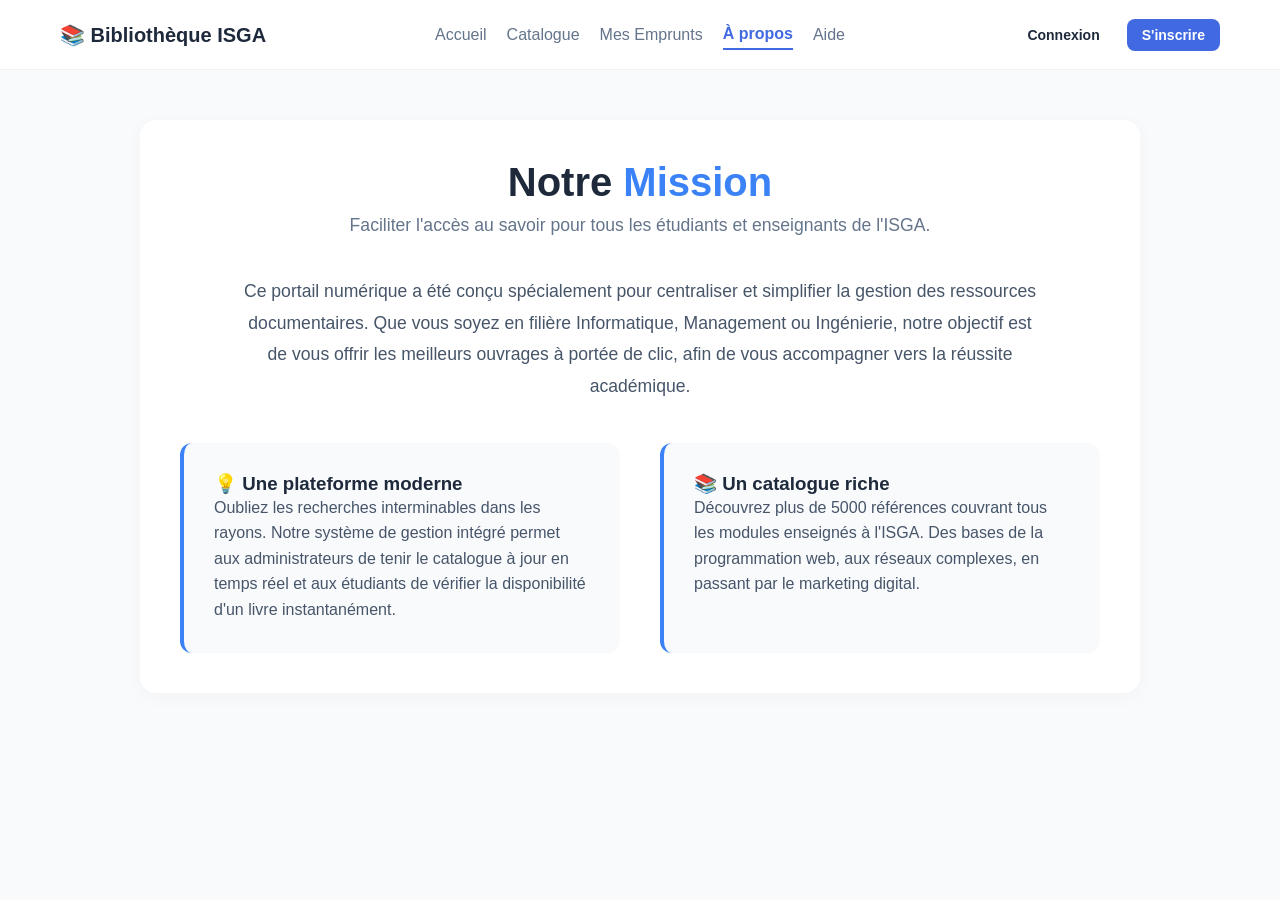
<file: public/a-propos.html>
<!DOCTYPE html>
<html lang="fr">
<head>
    <meta charset="UTF-8">
    <meta name="viewport" content="width=device-width, initial-scale=1.0">
    <title>À propos - Bibliothèque ISGA</title>
    <link rel="stylesheet" href="css/a-propos.css">
    <link rel="stylesheet" href="css/style.css">
</head>
<body>

    <nav class="navbar glass-effect">
        <div class="nav-container" style="display: flex; align-items: center; justify-content: space-between; padding: 0 20px; flex-wrap: wrap; gap: 20px;">
            <a class="nav-brand" href="index.html" style="white-space: nowrap;">📚 Bibliothèque ISGA</a>
            <div class="nav-links" style="display: flex; gap: 20px; align-items: center; flex-wrap: wrap;">
                <a href="index.html">Accueil</a>
                <a href="catalogue.html">Catalogue</a>
                <a href="mes-emprunts.html">Mes Emprunts</a>
                <a href="a-propos.html" class="active">À propos</a>
                <a href="aide.html">Aide</a>
            </div>
            <div class="auth-zone" id="auth-zone" style="margin-left: auto;">
                <div style="display: inline-flex; align-items: center; gap: 15px;">
                    <a href="login.html" style="color: #1e293b; font-weight: 600; text-decoration: none;">Connexion</a>
                    <a href="register.html" style="background: royalblue; color: white; padding: 8px 15px; border-radius: 8px; text-decoration: none; font-weight: 600;">S'inscrire</a>
                </div>
            </div>
        </div>
    </nav>

    <div class="container">
        <div class="about-header">
            <h1>Notre <span>Mission</span></h1>
            <p>Faciliter l'accès au savoir pour tous les étudiants et enseignants de l'ISGA.</p>
        </div>

        <div class="about-text">
            <p>Ce portail numérique a été conçu spécialement pour centraliser et simplifier la gestion des ressources documentaires. Que vous soyez en filière Informatique, Management ou Ingénierie, notre objectif est de vous offrir les meilleurs ouvrages à portée de clic, afin de vous accompagner vers la réussite académique.</p>
        </div>

        <div class="about-grid">
            <div class="about-card">
                <h3>💡 Une plateforme moderne</h3>
                <p>Oubliez les recherches interminables dans les rayons. Notre système de gestion intégré permet aux administrateurs de tenir le catalogue à jour en temps réel et aux étudiants de vérifier la disponibilité d'un livre instantanément.</p>
            </div>
            <div class="about-card">
                <h3>📚 Un catalogue riche</h3>
                <p>Découvrez plus de 5000 références couvrant tous les modules enseignés à l'ISGA. Des bases de la programmation web, aux réseaux complexes, en passant par le marketing digital.</p>
            </div>
        </div>
    </div>

    <script src="js/auth.js"></script>
    <script src="js/a-propos.js"></script>
</body>
</html>
</file>
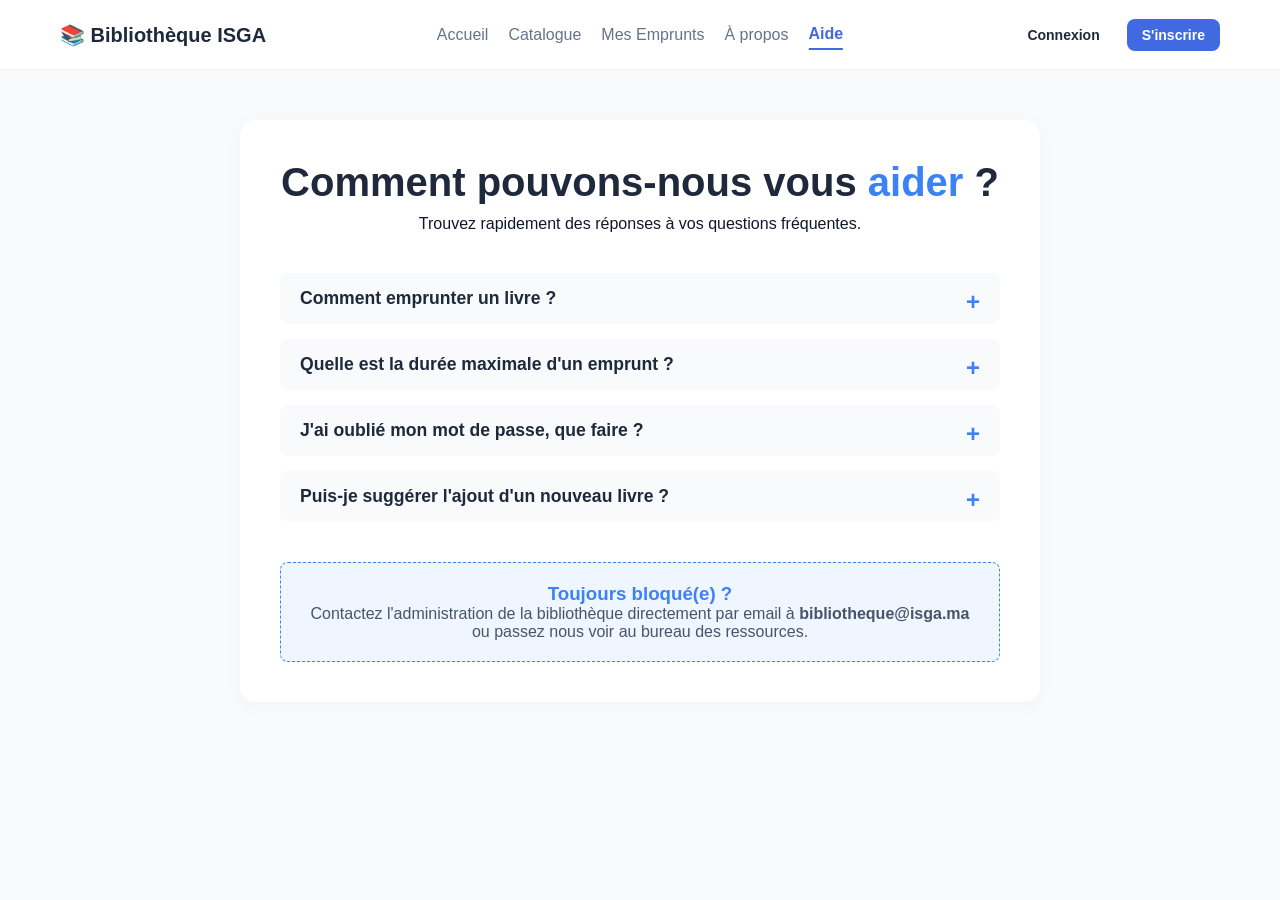
<file: public/aide.html>
<!DOCTYPE html>
<html lang="fr">
<head>
    <meta charset="UTF-8">
    <meta name="viewport" content="width=device-width, initial-scale=1.0">
    <title>Aide - Bibliothèque ISGA</title>
    <link rel="stylesheet" href="css/aide.css">
    <link rel="stylesheet" href="css/style.css">
</head>
<body>

<nav class="navbar glass-effect">
        <div class="nav-container" style="display: flex; align-items: center; justify-content: space-between; padding: 0 20px; flex-wrap: wrap; gap: 20px; width: 100%;">
            
            <a class="nav-brand" href="index.html" style="white-space: nowrap;">📚 Bibliothèque ISGA</a>
            
            <div class="nav-links" style="display: flex; gap: 20px; align-items: center; flex-wrap: wrap;">
                <a href="index.html">Accueil</a>
                <a href="catalogue.html">Catalogue</a>
                <a href="mes-emprunts.html">Mes Emprunts</a>
                <a href="a-propos.html">À propos</a>
                <a href="aide.html" class="active">Aide</a>
            </div>
            
            <div class="auth-zone" id="auth-zone" style="margin-left: auto; flex-shrink: 0; padding-left: 20px;">
                <div style="display: inline-flex; align-items: center; gap: 15px;">
                    <a href="login.html" style="color: #1e293b; font-weight: 600; text-decoration: none;">Connexion</a>
                    <a href="register.html" style="background: royalblue; color: white; padding: 8px 15px; border-radius: 8px; text-decoration: none; font-weight: 600;">S'inscrire</a>
                </div>
            </div>
            
        </div>
    </nav>

    <div class="container">
        <div class="help-header">
            <h1>Comment pouvons-nous vous <span>aider</span> ?</h1>
            <p>Trouvez rapidement des réponses à vos questions fréquentes.</p>
        </div>

        <details>
            <summary>Comment emprunter un livre ?</summary>
            <p>Pour emprunter un livre, vous devez d'abord vous connecter à votre compte étudiant. Rendez-vous ensuite dans le <strong>Catalogue</strong>, recherchez le livre souhaité et cliquez sur le bouton "Emprunter". Vous devrez récupérer la version physique auprès de l'administration.</p>
        </details>

        <details>
            <summary>Quelle est la durée maximale d'un emprunt ?</summary>
            <p>La durée standard pour l'emprunt d'un livre est de 15 jours. Passé ce délai, des pénalités de retard peuvent s'appliquer sur votre compte étudiant.</p>
        </details>

        <details>
            <summary>J'ai oublié mon mot de passe, que faire ?</summary>
            <p>Si vous avez oublié vos identifiants, rendez-vous sur la page de connexion et cliquez sur "Mot de passe oublié". Un lien de réinitialisation sera envoyé sur votre adresse email académique ISGA.</p>
        </details>

        <details>
            <summary>Puis-je suggérer l'ajout d'un nouveau livre ?</summary>
            <p>Absolument ! Les professeurs et les étudiants peuvent soumettre des requêtes de nouveaux ouvrages directement depuis leur espace personnel. L'administrateur étudiera la demande pour l'ajouter au catalogue.</p>
        </details>

        <div class="contact-box">
            <h3>Toujours bloqué(e) ?</h3>
            <p>Contactez l'administration de la bibliothèque directement par email à <strong>bibliotheque@isga.ma</strong> ou passez nous voir au bureau des ressources.</p>
        </div>
    </div>

    <script src="js/auth.js"></script>
    <script src="js/aide.js"></script>
</body>
</html>
</file>
<file: public/css/a-propos.css>
:root {
    --primary-blue: #3b82f6;
    --dark-text: #1e293b;
    --light-gray: #f8fafc;
}

body {
    font-family: 'Inter', system-ui, -apple-system, sans-serif;
    margin: 0;
    padding: 0;
    background-color: var(--light-gray);
    color: var(--dark-text);
}

.container {
    max-width: 1000px;
    margin: 50px auto;
    padding: 40px;
    background: white;
    border-radius: 16px;
    box-shadow: 0 4px 20px rgba(0,0,0,0.03);
}

.about-header { text-align: center; margin-bottom: 40px; }
.about-header h1 { font-size: 2.5rem; color: var(--dark-text); margin-bottom: 10px; }
.about-header h1 span { color: var(--primary-blue); }
.about-header p { color: #64748b; font-size: 1.1rem; }

.about-text { text-align: center; margin-bottom: 40px; }
.about-text p { font-size: 1.1rem; line-height: 1.8; color: #475569; max-width: 800px; margin: 0 auto; }

.about-grid {
    display: grid;
    grid-template-columns: 1fr 1fr;
    gap: 40px;
    margin-top: 30px;
}

.about-card {
    padding: 30px;
    background: var(--light-gray);
    border-radius: 12px;
    border-left: 4px solid var(--primary-blue);
}
.about-card h3 { margin-top: 0; color: var(--dark-text); }
.about-card p { line-height: 1.6; color: #475569; }
</file>
<file: public/css/style.css>
:root {
    --primary: #4f46e5;   
    --primary-hover: #4338ca;
    --bg-main: #f8fafc;      
    --bg-card: #ffffff;
    --text-dark: #0f172a;
    --text-muted: #64748b;
    --border-light: #e2e8f0;
    --success-bg: #dcfce7;
    --success-text: #166534;
}

* {
    margin: 0;
    padding: 0;
    box-sizing: border-box;
    font-family: 'Inter', sans-serif;
}

body {
    background-color: var(--bg-main);
    color: var(--text-dark);
    -webkit-font-smoothing: antialiased;
}
.navbar {
    position: sticky;
    top: 0;
    background: rgba(255, 255, 255, 0.9);
    backdrop-filter: blur(10px);
    border-bottom: 1px solid rgba(0,0,0,0.05);
    z-index: 1000;
    height: 70px;
    display: flex;
    align-items: center;
}

.nav-container {
    width: 100%;
    max-width: 1200px;
    margin: 0 auto;
    padding: 0 20px;
    display: flex;
    justify-content: space-between; 
    align-items: center;
}

.nav-brand {
    font-size: 1.25rem;
    font-weight: 700;
    color: #1e293b;
    text-decoration: none;
    display: flex;
    align-items: center;
    gap: 10px;
}

.nav-links {
    display: flex;
    gap: 30px;
    position: absolute;
    left: 50%;
    transform: translateX(-50%);
}

.nav-links a {
    color: #64748b;
    text-decoration: none;
    font-weight: 500;
    font-size: 1rem;
    transition: color 0.2s;
    padding: 5px 0;
}

.nav-links a:hover { color: royalblue; }

.nav-links a.active {
    color: royalblue;
    font-weight: 700;
    border-bottom: 2px solid royalblue;
}

.auth-zone {
    display: flex;
    align-items: center;
    gap: 15px;
}

.user-profile {
    display: flex;
    align-items: center;
    gap: 10px;
}

.avatar {
    width: 35px;
    height: 35px;
    background-color: #0ea5e9; 
    color: white;
    border-radius: 50%;
    display: flex;
    justify-content: center;
    align-items: center;
    font-weight: bold;
    font-size: 0.9rem;
}

.user-name {
    font-weight: 600;
    color: #1e293b;
    font-size: 0.95rem;
}

.btn-logout {
    background: #f1f5f9;
    color: #475569;
    border: none;
    padding: 8px 15px;
    border-radius: 8px;
    font-weight: 600;
    font-size: 0.85rem;
    cursor: pointer;
    transition: all 0.2s;
}

.btn-logout:hover {
    background: #fee2e2;
    color: #dc2626; 
}


.auth-zone { display: flex; align-items: center; gap: 15px; }
.auth-zone img { border-radius: 50%; border: 2px solid white; box-shadow: 0 2px 5px rgba(0,0,0,0.1); }
.auth-zone a, .auth-zone button { text-decoration: none; padding: 6px 12px; border-radius: 8px; font-size: 0.875rem; font-weight: 600; cursor: pointer; border: none; }
.btn-logout { background-color: #fee2e2; color: #991b1b; }
.btn-logout:hover { background-color: #fecaca; }
.btn-history { background-color: #e0e7ff; color: #3730a3; }

.main-container {
    max-width: 1200px;
    margin: 2rem auto;
    padding: 0 2rem;
    display: grid;
    grid-template-columns: 250px 1fr; 
    gap: 2rem;
}

.sidebar {
    background-color: var(--bg-card);
    border-radius: 16px;
    border: 1px solid var(--border-light);
    padding: 1.5rem;
    height: fit-content;
    box-shadow: 0 4px 6px -1px rgba(0, 0, 0, 0.05);
}

.sidebar-header h3 {
    font-size: 1rem;
    text-transform: uppercase;
    color: var(--text-muted);
    letter-spacing: 1px;
    margin-bottom: 1rem;
}

.category-list { list-style: none; }

.category-item {
    padding: 0.75rem 1rem;
    border-radius: 8px;
    color: var(--text-dark);
    font-weight: 500;
    cursor: pointer;
    transition: all 0.2s;
    margin-bottom: 0.25rem;
}

.category-item:hover { background-color: var(--bg-main); color: var(--primary); }
.category-item.active { background-color: var(--primary); color: white; }

.content-header {
    display: flex;
    justify-content: space-between;
    align-items: center;
    margin-bottom: 2rem;
}

.search-bar input {
    padding: 0.75rem 1.5rem;
    border-radius: 99px; 
    border: 1px solid var(--border-light);
    width: 300px;
    outline: none;
    transition: border-color 0.2s, box-shadow 0.2s;
}

.search-bar input:focus {
    border-color: var(--primary);
    box-shadow: 0 0 0 3px rgba(79, 70, 229, 0.2);
}

.books-grid {
    display: grid;
    grid-template-columns: repeat(auto-fill, minmax(260px, 1fr));
    gap: 1.5rem;
}

.book-card {
    background-color: var(--bg-card);
    border-radius: 16px;
    border: 1px solid var(--border-light);
    box-shadow: 0 4px 6px -1px rgba(0, 0, 0, 0.05);
    overflow: hidden;
    display: flex;
    flex-direction: column;
    transition: transform 0.3s ease, box-shadow 0.3s ease;
}

.book-card:hover {
    transform: translateY(-5px);
    box-shadow: 0 10px 20px -5px rgba(0, 0, 0, 0.1);
}

.book-header { position: relative; height: 280px; overflow: hidden; }
.book-cover { width: 100%; height: 100%; object-fit: cover; transition: transform 0.5s ease; }
.book-card:hover .book-cover { transform: scale(1.05); }

.badge-category {
    position: absolute; top: 12px; right: 12px;
    background: rgba(255, 255, 255, 0.9); backdrop-filter: blur(4px);
    color: var(--primary); padding: 4px 12px; border-radius: 20px;
    font-size: 0.75rem; font-weight: 700;
}

.book-body { padding: 1.5rem; display: flex; flex-direction: column; flex-grow: 1; }
.book-title { font-size: 1.15rem; font-weight: 700; margin-bottom: 0.25rem; color: var(--text-dark); }
.book-author { font-size: 0.875rem; color: var(--text-muted); margin-bottom: 1.5rem; }

.book-footer {
    margin-top: auto; display: flex; justify-content: space-between; align-items: center;
    padding-top: 1rem; border-top: 1px solid var(--border-light);
}

.badge-stock { font-size: 0.75rem; font-weight: 600; padding: 4px 8px; border-radius: 6px; }
.stock-in { background-color: var(--success-bg); color: var(--success-text); }
.stock-out { background-color: #fee2e2; color: #991b1b; }

.btn-primary {
    background-color: var(--primary); color: white; border: none; padding: 8px 16px;
    border-radius: 8px; font-size: 0.875rem; font-weight: 600; cursor: pointer; transition: 0.2s;
}
.btn-primary:hover { background-color: var(--primary-hover); }
.btn-primary:disabled { background-color: #cbd5e1; cursor: not-allowed; }

.btn-logout {
  width: 9em;
  position: relative;
  height: 2.8em; 
  border: 3px ridge #dc2626; 
  outline: none;
  background-color: transparent;
  color: #dc2626;
  transition: 1s;
  border-radius: 0.3em;
  font-size: 0.9rem;
  font-weight: bold;
  cursor: pointer;
  display: flex;
  justify-content: center;
  align-items: center;
  z-index: 1; 
}

.btn-logout::after {
  content: "";
  position: absolute;
  top: -5px;
  left: 3%;
  width: 95%;
  height: 40%;
  background-color: #ffffff; 
  transition: 0.5s;
  transform-origin: center;
  z-index: -1;
}

.btn-logout::before {
  content: "";
  transform-origin: center;
  position: absolute;
  top: 65%;
  left: 3%;
  width: 95%;
  height: 40%;
  background-color: #ffffff; 
  transition: 0.5s;
  z-index: -1;
}

.btn-logout:hover::before, .btn-logout:hover::after {
  transform: scale(0);
}

.btn-logout:hover {
  box-shadow: inset 0px 0px 25px #dc2626; 
}

.borrowings-grid {
    display: grid;
    grid-template-columns: repeat(auto-fill, minmax(180px, 1fr));
    gap: 25px;
    margin-top: 20px;
}
</file>
<file: public/css/aide.css>
:root {
    --primary-blue: #3b82f6;
    --dark-text: #1e293b;
    --light-gray: #f8fafc;
}

body {
    font-family: 'Inter', system-ui, -apple-system, sans-serif;
    margin: 0;
    padding: 0;
    background-color: var(--light-gray);
    color: var(--dark-text);
}

.container {
    max-width: 800px;
    margin: 50px auto;
    padding: 40px;
    background: white;
    border-radius: 16px;
    box-shadow: 0 4px 20px rgba(0,0,0,0.03);
}

.help-header { text-align: center; margin-bottom: 40px; }
.help-header h1 { font-size: 2.5rem; color: var(--dark-text); margin-bottom: 10px; }
.help-header h1 span { color: var(--primary-blue); }

details {
    background: var(--light-gray);
    border-radius: 8px;
    margin-bottom: 15px;
    padding: 15px 20px;
    cursor: pointer;
    transition: all 0.3s ease;
}
details:hover { background: #f1f5f9; }
summary {
    font-weight: 600;
    font-size: 1.1rem;
    color: var(--dark-text);
    outline: none;
    list-style: none;
    position: relative;
}
summary::-webkit-details-marker { display: none; }
summary::after {
    content: "+";
    position: absolute;
    right: 0;
    font-size: 1.5rem;
    color: var(--primary-blue);
    transition: transform 0.3s ease;
}
details[open] summary::after { content: "-"; }
details p {
    margin-top: 15px;
    color: #475569;
    line-height: 1.6;
    padding-top: 15px;
    border-top: 1px solid #e2e8f0;
}

.contact-box {
    margin-top: 40px;
    padding: 20px;
    background: #eff6ff;
    border-radius: 8px;
    text-align: center;
    border: 1px dashed var(--primary-blue);
}
.contact-box h3 { color: var(--primary-blue); margin-top: 0; }
.contact-box p { color: #475569; margin-bottom: 0; }
</file>
